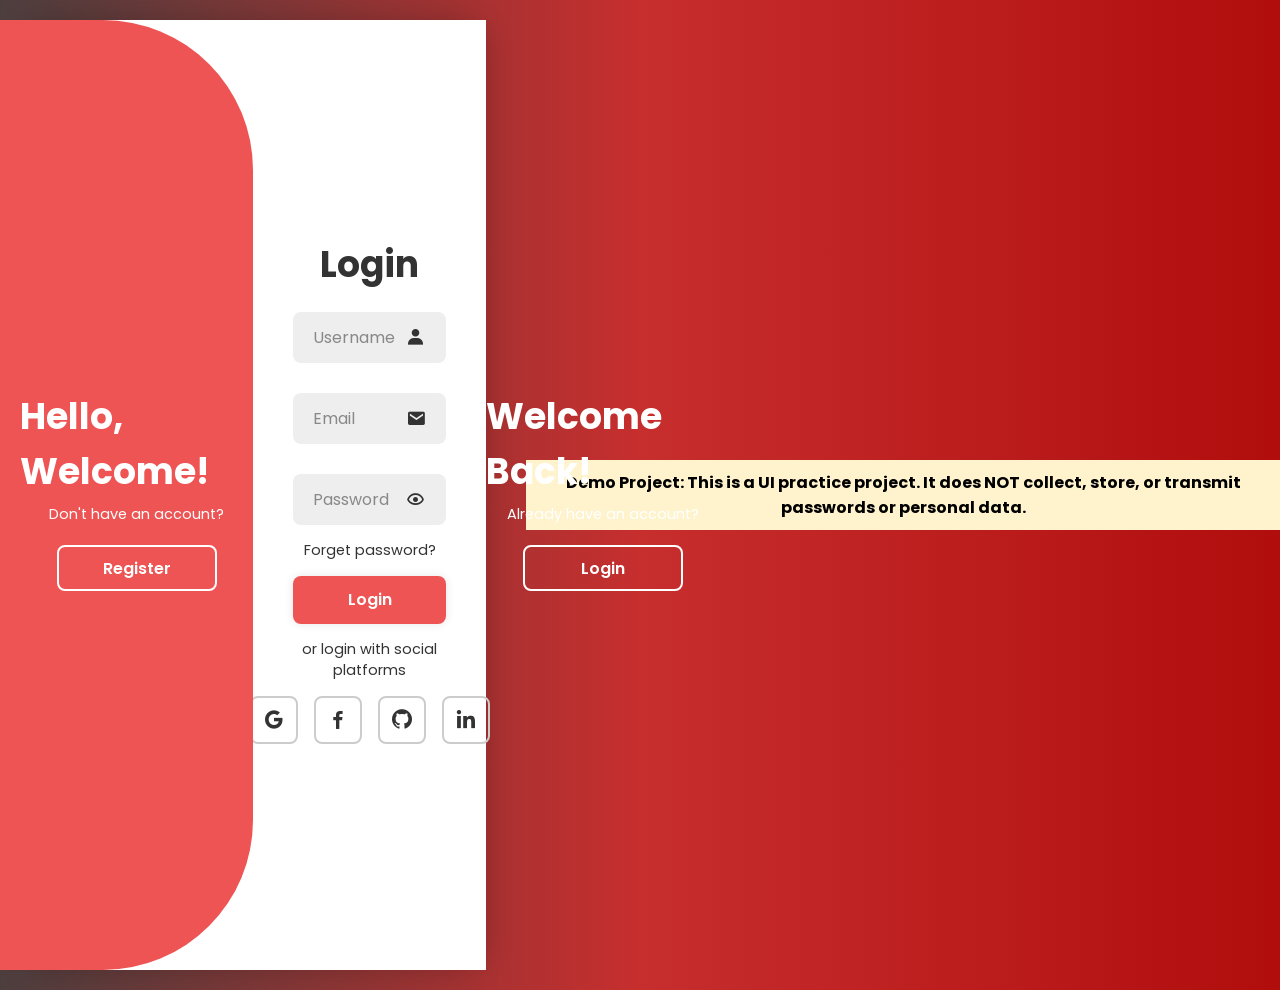
<file: Modernlogin1/index.html>
<!doctype html>
<html lang="en">
  <head>
    <meta charset="UTF-8" />
  <meta name="robots" content="noindex,nofollow">
   <title>Frontend Demo – Login UI</title>
    <link rel="stylesheet" href="style.css" />
    <link
      href="https://unpkg.com/boxicons@2.1.4/css/boxicons.min.css"
      rel="stylesheet"
    />
  </head>
  <body>
 

       <!--modern login -->
    <div class="container">
      <!-- login Form -->
      <div class="form-box login">
        <form action="#">
          <h1>Login</h1>
          <div class="input-box">
            <input type="text" id="lu" placeholder="Username" required />
            <i class="bx bxs-user"></i>
            <div class="error"></div>
          </div>
          <div class="input-box">
            <input type="email" id="le" placeholder="Email" required />
            <i class="bx bxs-envelope"></i>
            <div class="error"></div>
          </div>
          <div class="input-box">
            <input type="password" id="lp" placeholder="Password" required />
             
            <i class="bx bx-show toggle-password" onclick="togglePassword('lp', this)"></i>
            <div class="error"></div>
          </div>
          <div class="forgot-link">
            <a href="#"
              ><p class="fp" onclick="Forget()">Forget password?</p></a
            >
          </div>
          <button type="submit" class="btn" onclick="Login(event)">
            Login
          </button>
          <p>or login with social platforms</p>
          <div class="social-icons">
            <a href="https://www.google.com/" target="_blank"
              ><i class="bx bxl-google"></i
            ></a>
            <a href="https://www.facebook.com/" target="_blank"
              ><i class="bx bxl-facebook"></i
            ></a>
            <a href="https://git-scm.com/install/windows" target="_blank"
              ><i class="bx bxl-github"></i
            ></a>
            <a
              href="https://www.linkedin.com/in/ramya-kannan-345533237"
              target="_blank"
              ><i class="bx bxl-linkedin"></i
            ></a>
          </div>
        </form>
      </div>
      <!-- Register form -->
      <div class="form-box register">
        <form action="#">
          <h1>Registration</h1>
          <div class="input-box">
            <input type="text" id="ru" placeholder="Username" required />
            <i class="bx bxs-user"></i>
            <div class="error"></div>
          </div>
          <div class="input-box">
            <input type="email" id="re" placeholder="Email" required />
            <i class="bx bxs-envelope"></i>
            <div class="error"></div>
          </div>
          <div class="input-box">
            <input type="password" id="rp" placeholder="Password" required />
         
            <i class="bx bx-show toggle-password" onclick="togglePassword('rp', this)"></i>
            <div class="error"></div>
          </div>
          <div class="input-box">
            <input
              type="password"
              id="rrp"
              placeholder="Re-type Password"
              required
            />
            
            <i class="bx bx-show toggle-password" onclick="togglePassword('rrp', this)"></i>
            <div class="error"></div>
          </div>
          <button type="submit" class="btn" onclick="Register(event)">
            Register
          </button>
          <p>or register with social platforms</p>
          <div class="social-icons">
            <a href="https://www.google.com/" target="_blank"
              ><i class="bx bxl-google"></i
            ></a>
            <a href="https://www.facebook.com/" target="_blank"
              ><i class="bx bxl-facebook"></i
            ></a>
            <a href="https://git-scm.com/install/windows" target="_blank"
              ><i class="bx bxl-github"></i
            ></a>
            <a
              href="https://www.linkedin.com/in/ramya-kannan-345533237"
              target="_blank"
              ><i class="bx bxl-linkedin"></i
            ></a>
          </div>
        </form>
      </div>
      <!-- Forgot Password Form -->
      <div class="form-box forget">
        <form action="#">
          <h1>Forgot Password</h1>

          <div class="input-box">
            <input
              type="email"
              id="fe"
              placeholder="Enter your email"
              required
            />
            <i class="bx bxs-envelope"></i>
            <div class="error"></div>
          </div>

          <button type="submit" class="btn" onclick="Forget(event)">
            Send Reset Link
          </button>

          <p>Remember password?</p>
          <button type="button" class="btn login-btn2">Back to Login</button>
        </form>
      </div>

      <div class="toggle-box">
        <!-- toggle box left -->
        <div class="toggle-panel toggle-left">
          <h1>Hello, Welcome!</h1>
          <p>Don't have an account?</p>
          <button class="btn register-btn">Register</button>
        </div>
        <!-- toggle box right -->
        <div class="toggle-panel toggle-right">
          <h1>Welcome Back!</h1>
          <p>Already have an account?</p>
          <button class="btn login-btn">Login</button>
        </div>
      </div>
    </div>
  
      
   
    
       <div class="container1" style="background:#fff3cd;padding:10px;text-align:center;font-weight:bold;">
Demo Project: This is a UI practice project.  
It does NOT collect, store, or transmit passwords or personal data.
    </div>
    <script src="index.js"></script>
  </body>
</html>
</file>
<file: Modernlogin1/style.css>
@import url("https://fonts.googleapis.com/css2?family=Poppins:ital,wght@0,100;0,200;0,300;0,400;0,500;0,600;0,700;0,800;0,900;1,100;1,200;1,300;1,400;1,500;1,600;1,700;1,800;1,900&display=swap");

* {
  margin: 0;
  padding: 0;
  box-sizing: border-box;
  font-family: "Poppins", sans-serif;
  text-decoration: none;
  list-style: none;
}
 
.container1{
  width:100%;
  max-width:800px;
}
body {
    display: flex;
 
  justify-content: center;
  gap:20px;
  align-items: center;
  min-height: 100vh;
  background: linear-gradient(90deg, #4d3e3e, #c72e2e, #b10d0d);
}
 
.container {

  position: relative;
  width:800px;
 
  height:950px;
  background: #fff;
  margin:20px;
  border-radius: 30px;
  box-shadow: 0 0 30px rgba(0, 0, 0, 0.2);
   
}

.container h1 {
  font-size: 36px;
  margin: -10px 0;
}

.container p {
  font-size: 14.5px;
  margin: 15px 0;
}

form {
  width: 100%;
}

.form-box {
  position: absolute;
  right: 0;
  width: 50%;
  height: 100%;
  background: #fff;
  display: flex;
  align-items: center;
  color: #333;
  text-align: center;
  padding: 40px;
  z-index: 1;
  transition: 0.6s ease-in-out 1.2s, visibility 0s 1s;
}

.container.active .form-box {
  right: 50%;
}

.form-box.register {
  visibility: hidden;
}
.container.active .form-box.register {
  visibility: visible;
}

.input-box {
  position: relative;
  margin: 30px 0;
}

.input-box input {
  width: 100%;
  padding: 13px 50px 13px 20px;
  background: #eee;
  border-radius: 8px;
  border: none;
  outline: none;
  font-size: 16px;
  color: #333;
  font-weight: 500;
}

.input-box input::placeholder {
  color: #888;
  font-weight: 400;
}

.input-box i {
  position: absolute;
  right: 20px;
  top: 50%;
  transform: translateY(-50%);
  font-size: 20px;
}

.forgot-link {
  margin: -15px 0 15px;
}
.forgot-link a {
  font-size: 14.5px;
  color: #333;
}

.btn {
  width: 100%;
  height: 48px;
  background:#ee5454;
  border-radius: 8px;
  box-shadow: 0 0 10px rgba(0, 0, 0, 0.1);
  border: none;
  cursor: pointer;
  font-size: 16px;
  color: #fff;
  font-weight: 600;
}

.social-icons {
  display: flex;
  justify-content: center;
}

.social-icons a {
  display: inline-flex;
  padding: 10px;
  border: 2px solid #ccc;
  border-radius: 8px;
  font-size: 24px;
  color: #333;
  margin: 0 8px;
}

.toggle-box {
  position: absolute;
  width: 100%;
  height: 100%;
}

.toggle-box::before {
  content: "";
  position: absolute;
  left: -250%;
  width: 300%;
  height: 100%;
  background: #ee5454;
  /* border: 2px solid red; */
  border-radius: 150px;
  z-index: 2;
  transition: 1.8s ease-in-out;
}

.container.active .toggle-box::before {
  left: 50%;
}

.toggle-panel {
  position: absolute;
  width: 50%;
  height: 100%;
  /* background: seagreen; */
  color: #fff;
  display: flex;
  flex-direction: column;
  justify-content: center;
  align-items: center;
  z-index: 2;
  transition: 0.6s ease-in-out;
}

.toggle-panel.toggle-left {
  left: 0;
  transition-delay: 1.2s;
}
.container.active .toggle-panel.toggle-left {
  left: -50%;
  transition-delay: 0.6s;
}

.toggle-panel.toggle-right {
  right: -50%;
  transition-delay: 0.6s;
}
.container.active .toggle-panel.toggle-right {
  right: 0;
  transition-delay: 1.2s;
}

.toggle-panel p {
  margin-bottom: 20px;
}

.toggle-panel .btn {
  width: 160px;
  height: 46px;
  background: transparent;
  border: 2px solid #fff;
  box-shadow: none;
}

@media screen and (max-width: 650px) {
  .container {
    height: calc(100vh - 40px);
  }

  .form-box {
    bottom: 0;
    width: 100%;
    height: 70%;
  }

  .container.active .form-box {
    right: 0;
    bottom: 30%;
  }

  .toggle-box::before {
    left: 0;
    top: -270%;
    width: 100%;
    height: 300%;
    border-radius: 20vw;
  }

  .container.active .toggle-box::before {
    left: 0;
    top: 70%;
  }

  .container.active .toggle-panel.toggle-left {
    left: 0;
    top: -30%;
  }

  .toggle-panel {
    width: 100%;
    height: 30%;
  }
  .toggle-panel.toggle-left {
    top: 0;
  }
  .toggle-panel.toggle-right {
    right: 0;
    bottom: -30%;
  }

  .container.active .toggle-panel.toggle-right {
    bottom: 0;
  }
}

/* @media screen and (max-width: 400px) {
  .form-box {
    padding: 20px;
  }

  .toggle-panel h1 {
    font-size: 30px;
  }
} */
 @media screen and (max-width:400px){

.container{
width:100%;
margin:10px;
}

.form-box{
padding:18px;
}

.container h1{
font-size:22px;
}

.input-box input{
font-size:13px;
padding:10px 35px 10px 12px;
}

.btn{
height:40px;
font-size:13px;
}

.toggle-panel h1{
font-size:22px;
}

.toggle-panel p{
font-size:12px;
}

}


 

.input-box input:focus{
     outline:none;
  border-color:#207d99;
  box-shadow:0 0 0 2px rgba(121,32,153,0.15);
}
.input-box .error{
    color:rgb(242, 18, 18);
    font-size:16px;
    text-align: left;
 
}
/* forget password hidden css */
/* hide forget form initially */
/* Hide login & register when forget is active */
.container.forget .form-box.login,
.container.forget .form-box.register{
  visibility: hidden;
}

/* Show forgot password form */
.form-box.forget{
  visibility: hidden;
  right:10%;
}

.container.forget .form-box.forget{
  visibility: visible;
  right: 0;
  width: 50%;
  z-index: 5;
}

/* Hide toggle animation when forget is active */
/* .container.forget .toggle-box,
.container.forget .toggle-panel{
  display: none;
} */
/* dynamic class add in js  */
.input-box.success input{
    border-color: #0cc477;
}

.input-box.error input{
    border-color:rgb(206, 67, 67);
}
/* pasword icon */
.toggle-password {
  position: absolute;
  right: 40px;
  cursor: pointer;
  font-size: 18px;
}
</file>
